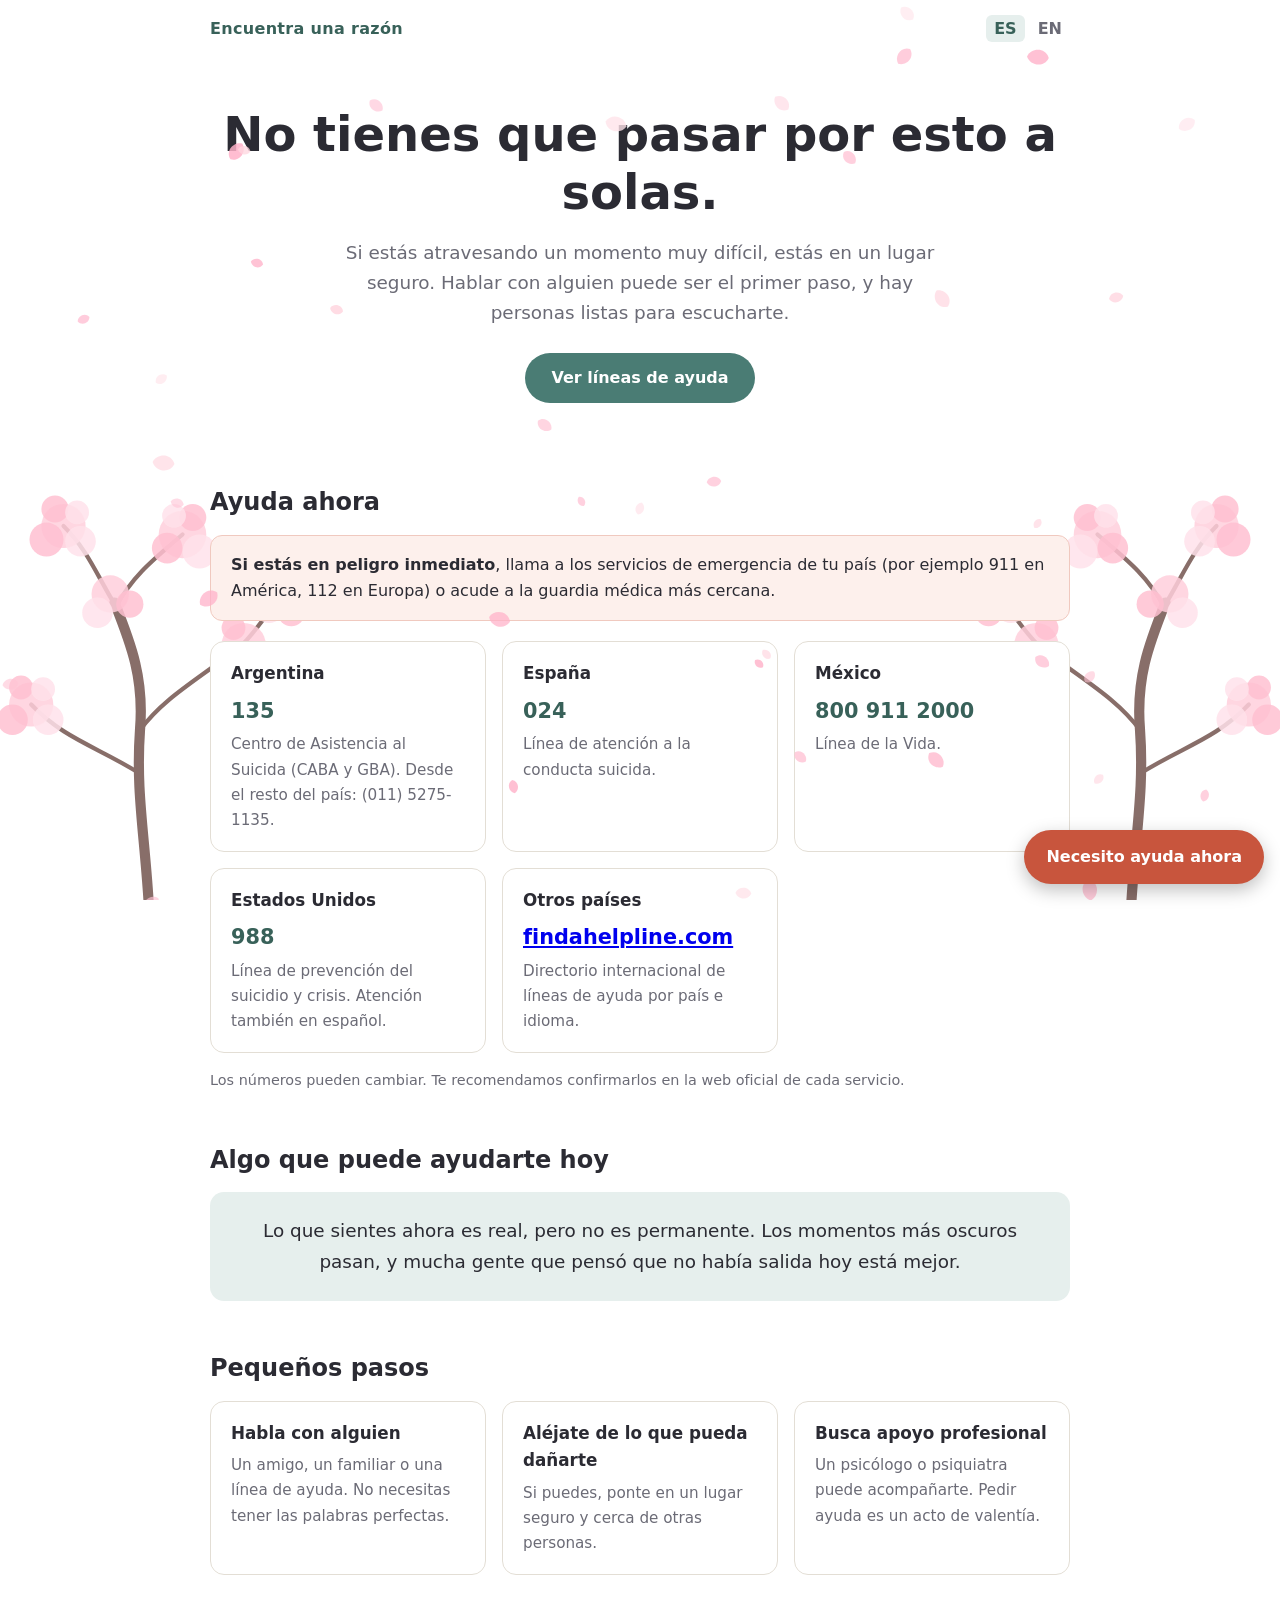
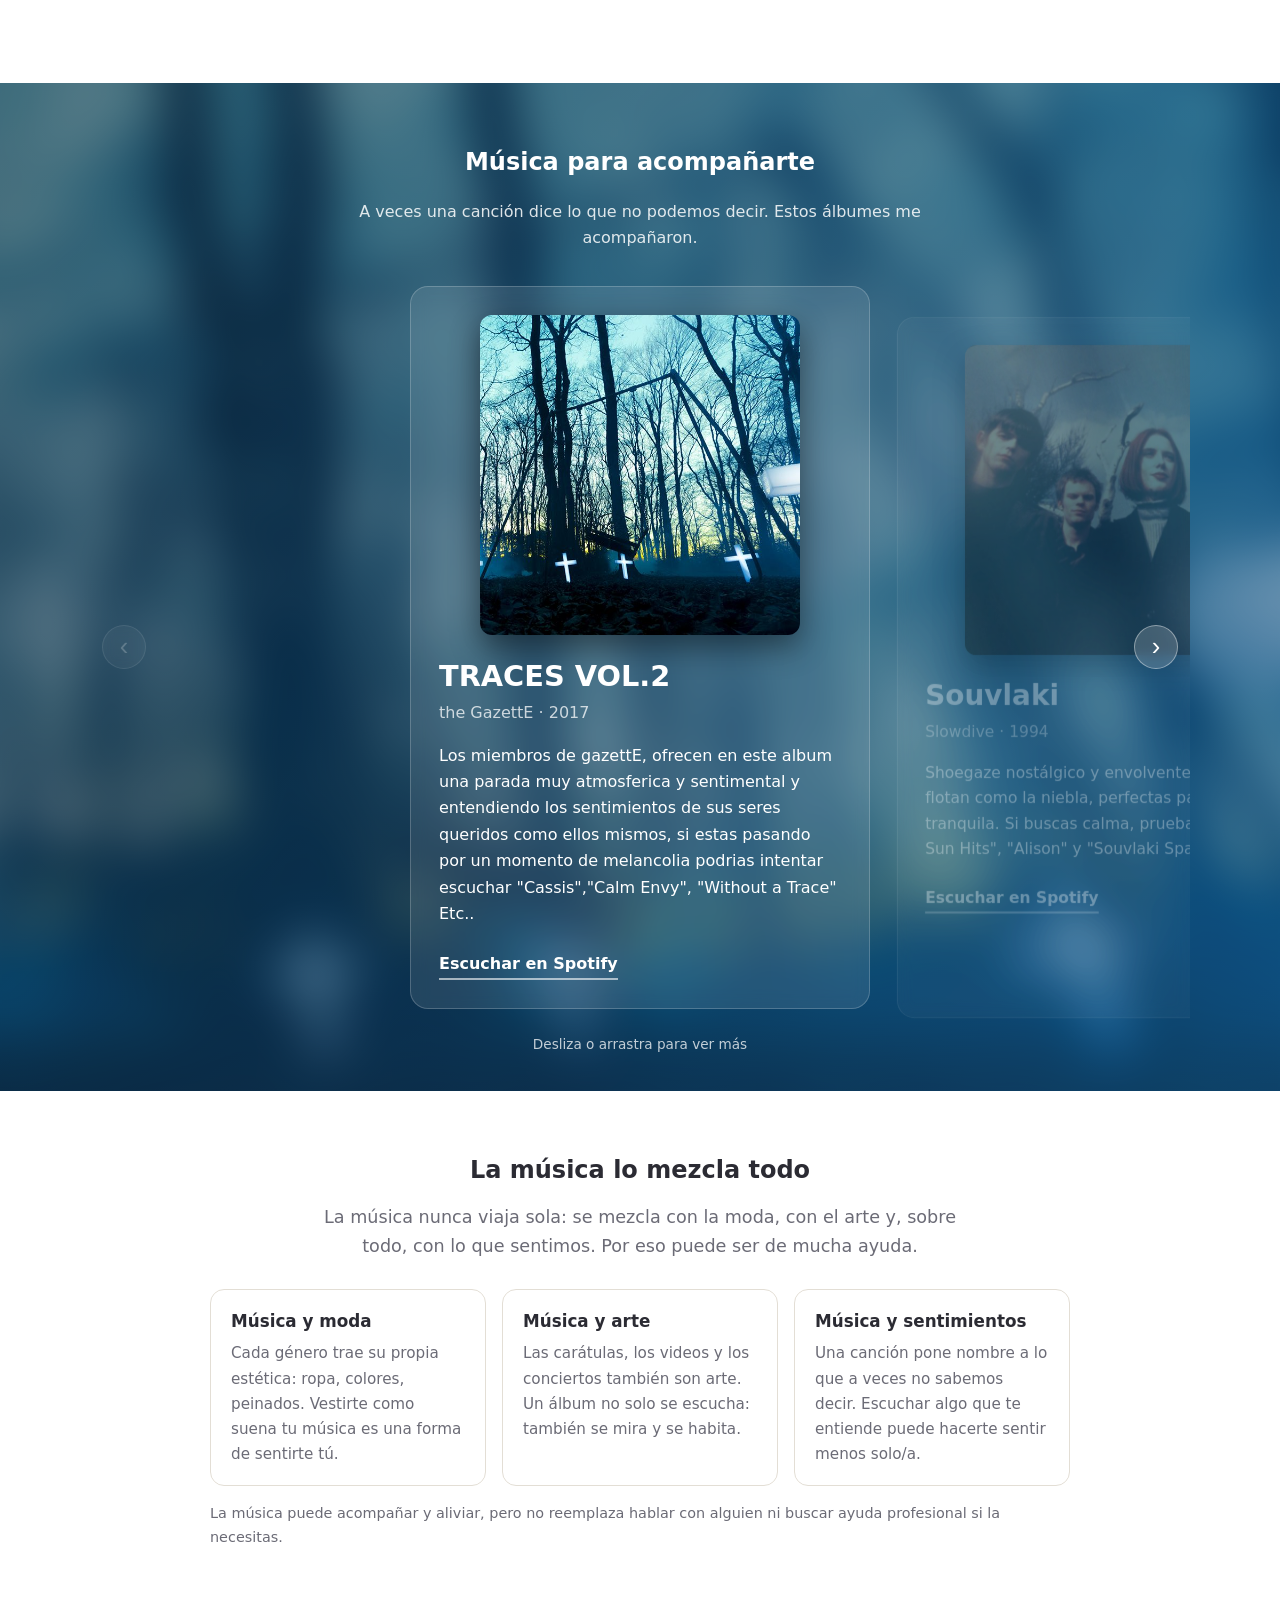
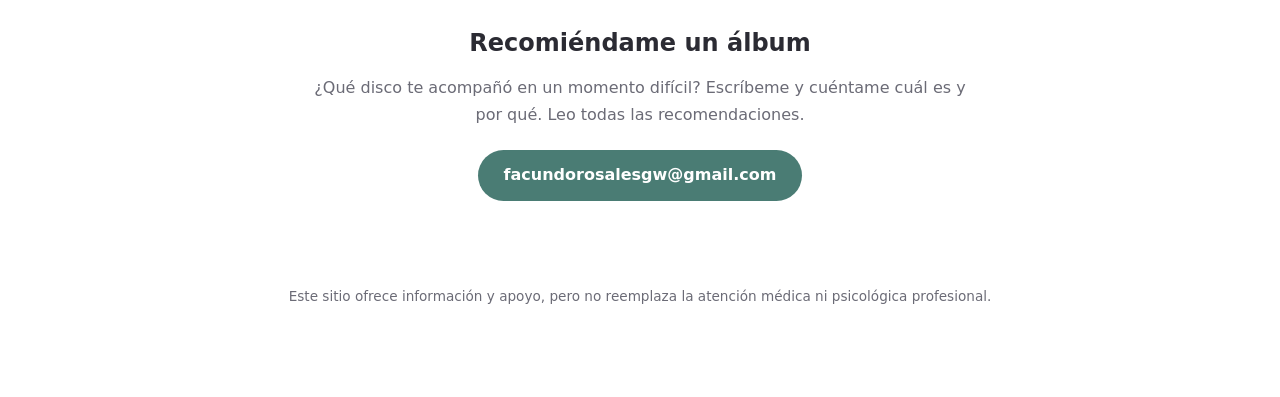
<file: index.html>
<!DOCTYPE html>
<html lang="es">
<head>
    <meta charset="UTF-8">
    <meta name="viewport" content="width=device-width, initial-scale=1.0">
    <title>Encuentra una razón | Apoyo en momentos difíciles</title>
    <meta name="description" content="Si estás pasando por un momento difícil, no estás solo/a. Encuentra líneas de ayuda, música y apoyo en tu país.">
    <link rel="alternate" hreflang="en" href="en.html">
    <link rel="alternate" hreflang="es" href="index.html">
    <link rel="stylesheet" href="style.css?v=3">
</head>
<body>

    <!-- Fondo: pétalos y árboles de sakura -->
    <canvas id="sakura" aria-hidden="true"></canvas>

    <svg width="0" height="0" style="position:absolute" aria-hidden="true">
        <defs>
            <g id="sakura-tree">
                <path class="trunk" d="M210 600 C205 520 195 470 200 400 C205 340 190 300 170 250"/>
                <path class="trunk thin" d="M200 400 C230 360 270 340 320 300"/>
                <path class="trunk thin" d="M198 450 C150 420 110 410 72 370"/>
                <path class="trunk thin" d="M172 255 C150 220 140 190 110 160"/>
                <path class="trunk thin" d="M172 255 C190 220 215 200 250 170"/>
                <path class="trunk thin" d="M320 300 C340 280 350 260 370 240"/>
                <g class="bloom">
                    <circle class="b1" cx="110" cy="160" r="26"/>
                    <circle class="b2" cx="90" cy="176" r="20"/>
                    <circle class="b3" cx="130" cy="178" r="18"/>
                    <circle class="b2" cx="100" cy="140" r="16"/>
                    <circle class="b3" cx="126" cy="144" r="14"/>

                    <circle class="b1" cx="250" cy="170" r="28"/>
                    <circle class="b3" cx="270" cy="190" r="20"/>
                    <circle class="b2" cx="232" cy="186" r="18"/>
                    <circle class="b2" cx="262" cy="150" r="16"/>
                    <circle class="b3" cx="240" cy="148" r="14"/>

                    <circle class="b1" cx="366" cy="240" r="24"/>
                    <circle class="b2" cx="378" cy="262" r="16"/>
                    <circle class="b3" cx="352" cy="256" r="18"/>
                    <circle class="b2" cx="374" cy="220" r="14"/>

                    <circle class="b1" cx="322" cy="300" r="26"/>
                    <circle class="b3" cx="300" cy="318" r="18"/>
                    <circle class="b2" cx="340" cy="320" r="18"/>
                    <circle class="b2" cx="310" cy="280" r="14"/>

                    <circle class="b1" cx="72" cy="370" r="26"/>
                    <circle class="b2" cx="50" cy="388" r="18"/>
                    <circle class="b3" cx="92" cy="388" r="18"/>
                    <circle class="b2" cx="60" cy="350" r="14"/>
                    <circle class="b3" cx="86" cy="352" r="14"/>

                    <circle class="b1" cx="165" cy="240" r="22"/>
                    <circle class="b3" cx="150" cy="262" r="18"/>
                    <circle class="b2" cx="188" cy="252" r="16"/>
                </g>
            </g>
        </defs>
    </svg>

    <svg class="tree tree-left" viewBox="0 0 400 600" aria-hidden="true"><g class="sway"><use href="#sakura-tree"/></g></svg>
    <svg class="tree tree-right" viewBox="0 0 400 600" aria-hidden="true"><g class="sway"><use href="#sakura-tree"/></g></svg>

    <header class="topbar">
        <span class="brand">Encuentra una razón</span>
        <nav class="lang" aria-label="Idioma">
            <a href="index.html" class="active" hreflang="es">ES</a>
            <a href="en.html" hreflang="en">EN</a>
        </nav>
    </header>

    <a href="#ayuda" class="help-fab">Necesito ayuda ahora</a>

    <section class="hero">
        <h1>No tienes que pasar por esto a solas.</h1>
        <p>Si estás atravesando un momento muy difícil, estás en un lugar seguro. Hablar con alguien puede ser el primer paso, y hay personas listas para escucharte.</p>
        <a href="#ayuda" class="btn">Ver líneas de ayuda</a>
    </section>

    <main>

        <section id="ayuda">
            <h2>Ayuda ahora</h2>
            <div class="emergency">
                <strong>Si estás en peligro inmediato</strong>, llama a los servicios de emergencia de tu país (por ejemplo 911 en América, 112 en Europa) o acude a la guardia médica más cercana.
            </div>

            <div class="grid">
                <div class="card">
                    <h3>Argentina</h3>
                    <div class="num">135</div>
                    <p>Centro de Asistencia al Suicida (CABA y GBA). Desde el resto del país: (011) 5275-1135.</p>
                </div>
                <div class="card">
                    <h3>España</h3>
                    <div class="num">024</div>
                    <p>Línea de atención a la conducta suicida.</p>
                </div>
                <div class="card">
                    <h3>México</h3>
                    <div class="num">800 911 2000</div>
                    <p>Línea de la Vida.</p>
                </div>
                <div class="card">
                    <h3>Estados Unidos</h3>
                    <div class="num">988</div>
                    <p>Línea de prevención del suicidio y crisis. Atención también en español.</p>
                </div>
                <div class="card">
                    <h3>Otros países</h3>
                    <div class="num"><a href="https://findahelpline.com" target="_blank" rel="noopener">findahelpline.com</a></div>
                    <p>Directorio internacional de líneas de ayuda por país e idioma.</p>
                </div>
            </div>

            <p class="note">Los números pueden cambiar. Te recomendamos confirmarlos en la web oficial de cada servicio.</p>
        </section>

        <section>
            <h2>Algo que puede ayudarte hoy</h2>
            <div class="quote">
                Lo que sientes ahora es real, pero no es permanente. Los momentos más oscuros pasan, y mucha gente que pensó que no había salida hoy está mejor.
            </div>
        </section>

        <section>
            <h2>Pequeños pasos</h2>
            <div class="grid">
                <div class="card">
                    <h3>Habla con alguien</h3>
                    <p>Un amigo, un familiar o una línea de ayuda. No necesitas tener las palabras perfectas.</p>
                </div>
                <div class="card">
                    <h3>Aléjate de lo que pueda dañarte</h3>
                    <p>Si puedes, ponte en un lugar seguro y cerca de otras personas.</p>
                </div>
                <div class="card">
                    <h3>Busca apoyo profesional</h3>
                    <p>Un psicólogo o psiquiatra puede acompañarte. Pedir ayuda es un acto de valentía.</p>
                </div>
            </div>
        </section>

    </main>

    <!-- ===== MÚSICA ===== -->
    <section class="showcase music" id="musica">
        <div class="bg-img" aria-hidden="true"></div>
        <div class="bg-img" aria-hidden="true"></div>

        <div class="showcase-head">
            <h2>Música para acompañarte</h2>
            <p>A veces una canción dice lo que no podemos decir. Estos álbumes me acompañaron.</p>
        </div>

        <div class="carousel">
            <button class="arrow prev" type="button" aria-label="Anterior">&#8249;</button>
            <div class="track" tabindex="0" aria-label="Álbumes recomendados">

                <article class="slide" data-c1="#0b2238" data-c2="#1b6ca8" data-bg="traces.jpg?v=3">
                    <div class="album-card">
                        <img class="cover" src="traces.jpg?v=3" alt="Carátula del álbum TRACES VOL.2 de the GazettE" draggable="false" loading="lazy" onerror="this.style.display='none'">
                        <h3>TRACES VOL.2</h3>
                        <span>the GazettE · 2017</span>
                        <p>Los miembros de gazettE, ofrecen en este album una parada muy atmosferica y sentimental y entendiendo los sentimientos de sus seres queridos como ellos mismos, si estas pasando por un momento de melancolia podrias intentar escuchar "Cassis","Calm Envy", "Without a Trace" Etc.. </p>
                        <a href="https://open.spotify.com/search/TRACES%20VOL.2%20the%20GazettE" target="_blank" rel="noopener">Escuchar en Spotify</a>
                    </div>
                </article>

                <article class="slide" data-c1="#2a1f33" data-c2="#b98aa8" data-bg="souvlaki.jpg?v=3">
                    <div class="album-card">
                        <img class="cover" src="souvlaki.jpg?v=3" alt="Carátula del álbum Souvlaki de Slowdive" draggable="false" loading="lazy" onerror="this.style.display='none'">
                        <h3>Souvlaki</h3>
                        <span>Slowdive · 1994</span>
                        <p>Shoegaze nostálgico y envolvente: guitarras que flotan como la niebla, perfectas para una noche tranquila. Si buscas calma, prueba "When the Sun Hits", "Alison" y "Souvlaki Space Station".</p>
                        <a href="https://open.spotify.com/search/Souvlaki%20Slowdive" target="_blank" rel="noopener">Escuchar en Spotify</a>
                    </div>
                </article>

                <article class="slide" data-c1="#3b2a10" data-c2="#d09a3c">
                    <div class="album-card">
                        <h3>¿Tienes un álbum para recomendar?</h3>
                        <span>Tu recomendación</span>
                        <p>Si hay un disco que te acompañó en un momento difícil, cuéntamelo y puede aparecer aquí para ayudar a alguien más.</p>
                        <a href="#contacto">Escríbeme</a>
                    </div>
                </article>

            </div>
            <button class="arrow next" type="button" aria-label="Siguiente">&#8250;</button>
        </div>
        <p class="hint">Desliza o arrastra para ver más</p>
    </section>

    <!-- ===== LA MÚSICA Y TODO LO DEMÁS ===== -->
    <section class="about" id="porque-musica">
        <h2>La música lo mezcla todo</h2>
        <p class="about-intro">La música nunca viaja sola: se mezcla con la moda, con el arte y, sobre todo, con lo que sentimos. Por eso puede ser de mucha ayuda.</p>

        <div class="grid">
            <div class="card">
                <h3>Música y moda</h3>
                <p>Cada género trae su propia estética: ropa, colores, peinados. Vestirte como suena tu música es una forma de sentirte tú.</p>
            </div>
            <div class="card">
                <h3>Música y arte</h3>
                <p>Las carátulas, los videos y los conciertos también son arte. Un álbum no solo se escucha: también se mira y se habita.</p>
            </div>
            <div class="card">
                <h3>Música y sentimientos</h3>
                <p>Una canción pone nombre a lo que a veces no sabemos decir. Escuchar algo que te entiende puede hacerte sentir menos solo/a.</p>
            </div>
        </div>

        <p class="note">La música puede acompañar y aliviar, pero no reemplaza hablar con alguien ni buscar ayuda profesional si la necesitas.</p>
    </section>

    <!-- ===== CONTACTO ===== -->
    <section class="contact" id="contacto">
        <h2>Recomiéndame un álbum</h2>
        <p>¿Qué disco te acompañó en un momento difícil? Escríbeme y cuéntame cuál es y por qué. Leo todas las recomendaciones.</p>
        <a class="btn" href="mailto:facundorosalesgw@gmail.com?subject=Recomendaci%C3%B3n%20de%20%C3%A1lbum">facundorosalesgw@gmail.com</a>
    </section>

    <footer>
        Este sitio ofrece información y apoyo, pero no reemplaza la atención médica ni psicológica profesional.
    </footer>

    <script>
    /* ---------- Pétalos de sakura ---------- */
    (function () {
      var canvas = document.getElementById('sakura');
      if (!canvas) return;
      if (window.matchMedia('(prefers-reduced-motion: reduce)').matches) {
        canvas.style.display = 'none';
        return;
      }
      var ctx = canvas.getContext('2d');
      var colors = ['#ffd6e0', '#ffc2d4', '#ffb0c8', '#ffe3ea'];
      var w = 0, h = 0, petals = [];

      function newPetal(randomY) {
        return {
          x: Math.random() * w,
          y: randomY ? Math.random() * h : -20,
          size: 5 + Math.random() * 6,
          speed: 0.4 + Math.random() * 0.9,
          sway: 0.3 + Math.random() * 0.9,
          phase: Math.random() * Math.PI * 2,
          rot: Math.random() * Math.PI * 2,
          rotSpeed: (Math.random() - 0.5) * 0.03,
          alpha: 0.55 + Math.random() * 0.35,
          color: colors[Math.floor(Math.random() * colors.length)]
        };
      }

      function resize() {
        var dpr = window.devicePixelRatio || 1;
        w = window.innerWidth;
        h = window.innerHeight;
        canvas.width = w * dpr;
        canvas.height = h * dpr;
        canvas.style.width = w + 'px';
        canvas.style.height = h + 'px';
        ctx.setTransform(dpr, 0, 0, dpr, 0, 0);
        var count = Math.round(Math.min(45, Math.max(16, w / 32)));
        while (petals.length < count) petals.push(newPetal(true));
        petals.length = count;
      }

      function draw() {
        ctx.clearRect(0, 0, w, h);
        petals.forEach(function (p) {
          p.y += p.speed;
          p.phase += 0.012;
          p.x += Math.sin(p.phase) * p.sway + 0.25;
          p.rot += p.rotSpeed;
          if (p.y > h + 20) { p.y = -20; p.x = Math.random() * w; }
          if (p.x > w + 30) p.x = -20;
          if (p.x < -30) p.x = w + 20;

          var s = p.size;
          ctx.save();
          ctx.translate(p.x, p.y);
          ctx.rotate(p.rot);
          ctx.globalAlpha = p.alpha;
          ctx.fillStyle = p.color;
          ctx.beginPath();
          ctx.moveTo(0, -s);
          ctx.bezierCurveTo(s, -s * 0.6, s * 0.8, s * 0.7, 0, s);
          ctx.bezierCurveTo(-s * 0.8, s * 0.7, -s, -s * 0.6, 0, -s);
          ctx.fill();
          ctx.restore();
        });
        requestAnimationFrame(draw);
      }

      window.addEventListener('resize', resize);
      resize();
      draw();
    })();

    /* ---------- Carrusel de música ---------- */
    document.querySelectorAll('.showcase').forEach(function (section) {
      var track = section.querySelector('.track');
      var slides = Array.prototype.slice.call(section.querySelectorAll('.slide'));
      var layers = Array.prototype.slice.call(section.querySelectorAll('.bg-img'));
      var prev = section.querySelector('.prev');
      var next = section.querySelector('.next');
      if (!track || !slides.length) return;

      var current = null;
      var ticking = false;
      var layerIndex = 0;

      function nearest() {
        var center = track.scrollLeft + track.clientWidth / 2;
        var best = slides[0], bestDist = Infinity;
        slides.forEach(function (s) {
          var d = Math.abs(s.offsetLeft + s.offsetWidth / 2 - center);
          if (d < bestDist) { bestDist = d; best = s; }
        });
        return best;
      }

      /* Fondo difuminado del álbum, con fundido entre uno y otro */
      function setBackground(src) {
        if (!layers.length) return;
        if (!src) {
          layers.forEach(function (l) { l.classList.remove('on'); });
          return;
        }
        var incoming = layers[layerIndex % layers.length];
        var outgoing = layers[(layerIndex + 1) % layers.length];
        incoming.style.backgroundImage = "url('" + src + "')";
        incoming.classList.add('on');
        outgoing.classList.remove('on');
        layerIndex++;
      }

      function setActive(slide) {
        section.style.setProperty('--c1', slide.dataset.c1);
        section.style.setProperty('--c2', slide.dataset.c2);
        slides.forEach(function (s) { s.classList.toggle('active', s === slide); });
        setBackground(slide.dataset.bg);
      }

      function update() {
        var best = nearest();
        if (best !== current) { current = best; setActive(best); }
        prev.disabled = track.scrollLeft < 8;
        next.disabled = track.scrollLeft + track.clientWidth >= track.scrollWidth - 8;
      }

      function step() {
        var gap = parseFloat(getComputedStyle(track).columnGap) || 0;
        return slides[0].getBoundingClientRect().width + gap;
      }

      track.addEventListener('scroll', function () {
        if (ticking) return;
        ticking = true;
        requestAnimationFrame(function () { ticking = false; update(); });
      });
      window.addEventListener('resize', update);

      prev.addEventListener('click', function () { track.scrollBy({ left: -step(), behavior: 'smooth' }); });
      next.addEventListener('click', function () { track.scrollBy({ left: step(), behavior: 'smooth' }); });

      /* Arrastrar con el mouse */
      var down = false, moved = false, startX = 0, startScroll = 0;

      track.addEventListener('pointerdown', function (e) {
        if (e.pointerType !== 'mouse' || e.button !== 0) return;
        down = true;
        moved = false;
        startX = e.clientX;
        startScroll = track.scrollLeft;
      });

      window.addEventListener('pointermove', function (e) {
        if (!down) return;
        var dx = e.clientX - startX;
        if (!moved && Math.abs(dx) > 5) {
          moved = true;
          track.classList.add('dragging');
        }
        if (moved) track.scrollLeft = startScroll - dx;
      });

      window.addEventListener('pointerup', function () {
        if (!down) return;
        down = false;
        if (moved) {
          track.classList.remove('dragging');
          var best = nearest();
          track.scrollTo({
            left: best.offsetLeft + best.offsetWidth / 2 - track.clientWidth / 2,
            behavior: 'smooth'
          });
        }
      });

      track.addEventListener('click', function (e) {
        if (moved) { e.preventDefault(); e.stopPropagation(); moved = false; }
      }, true);

      track.addEventListener('dragstart', function (e) { e.preventDefault(); });

      update();
    });
    </script>

</body>
</html>
</file>
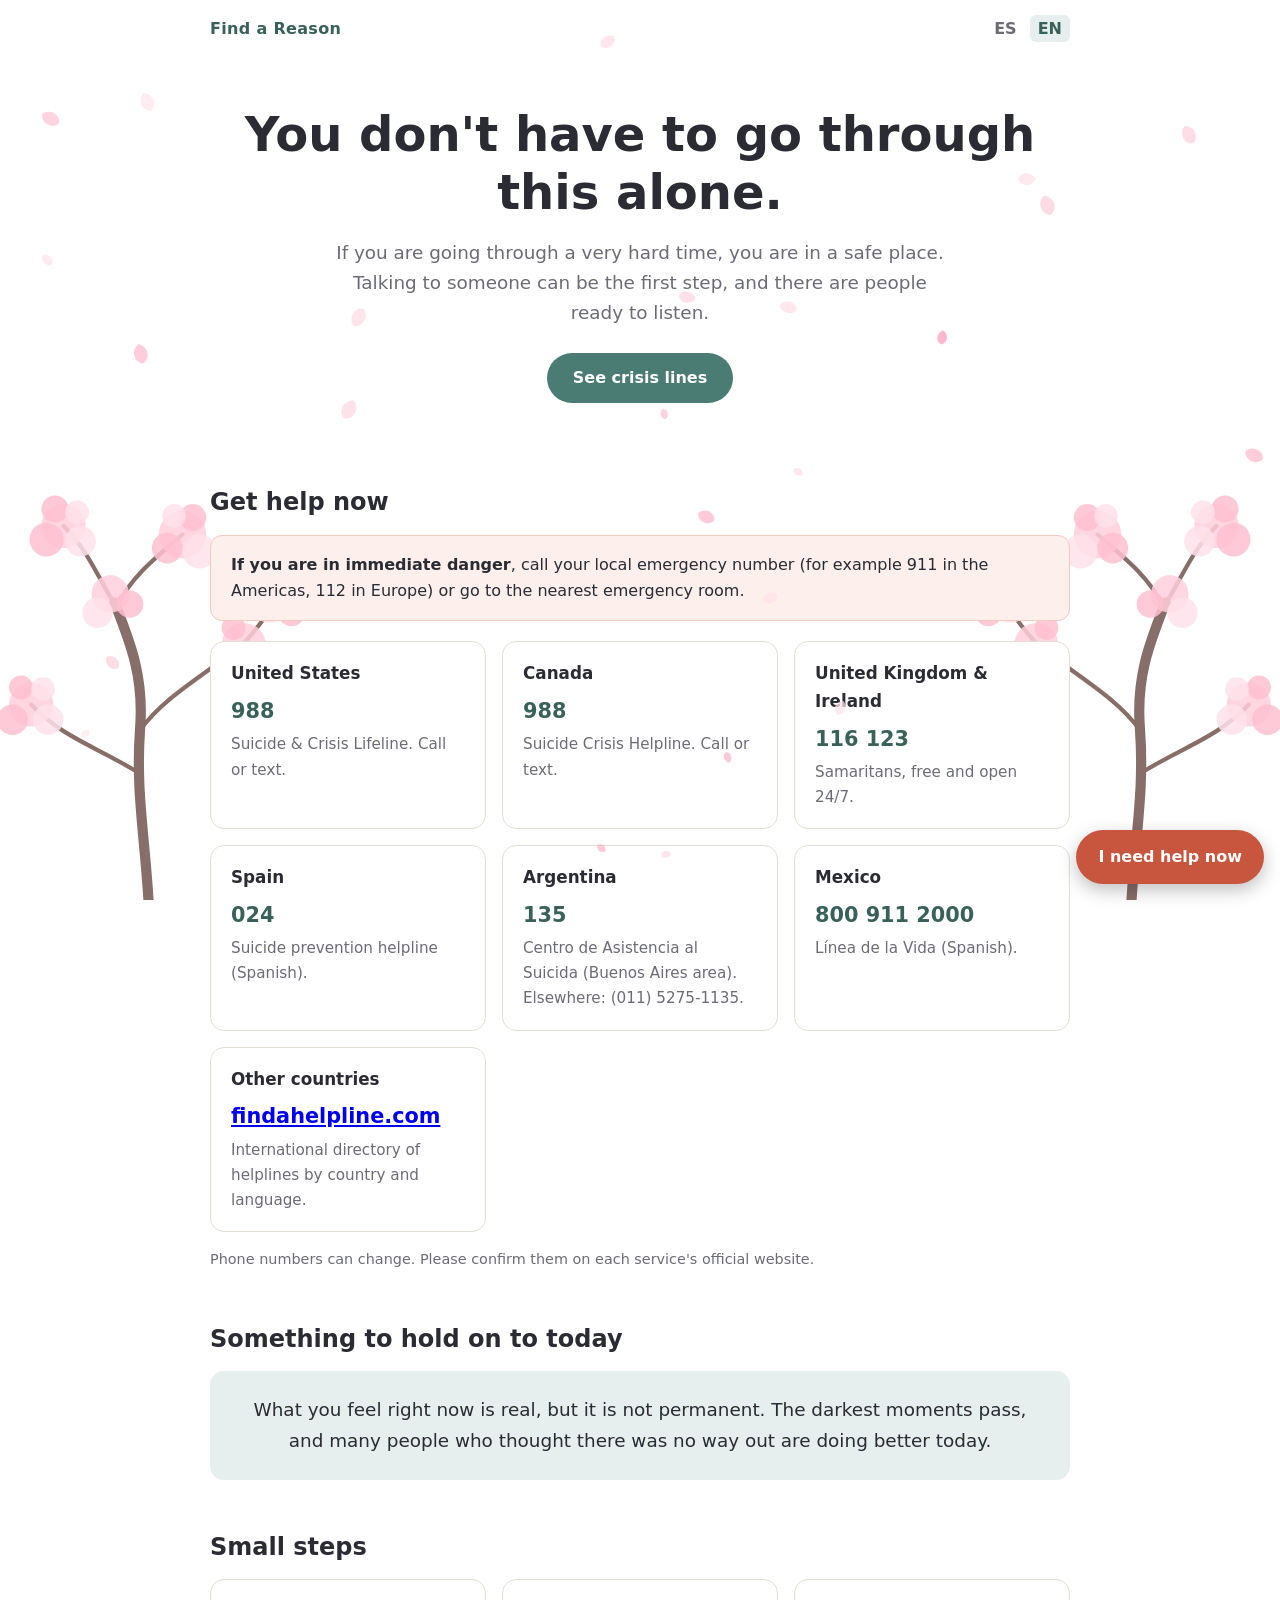
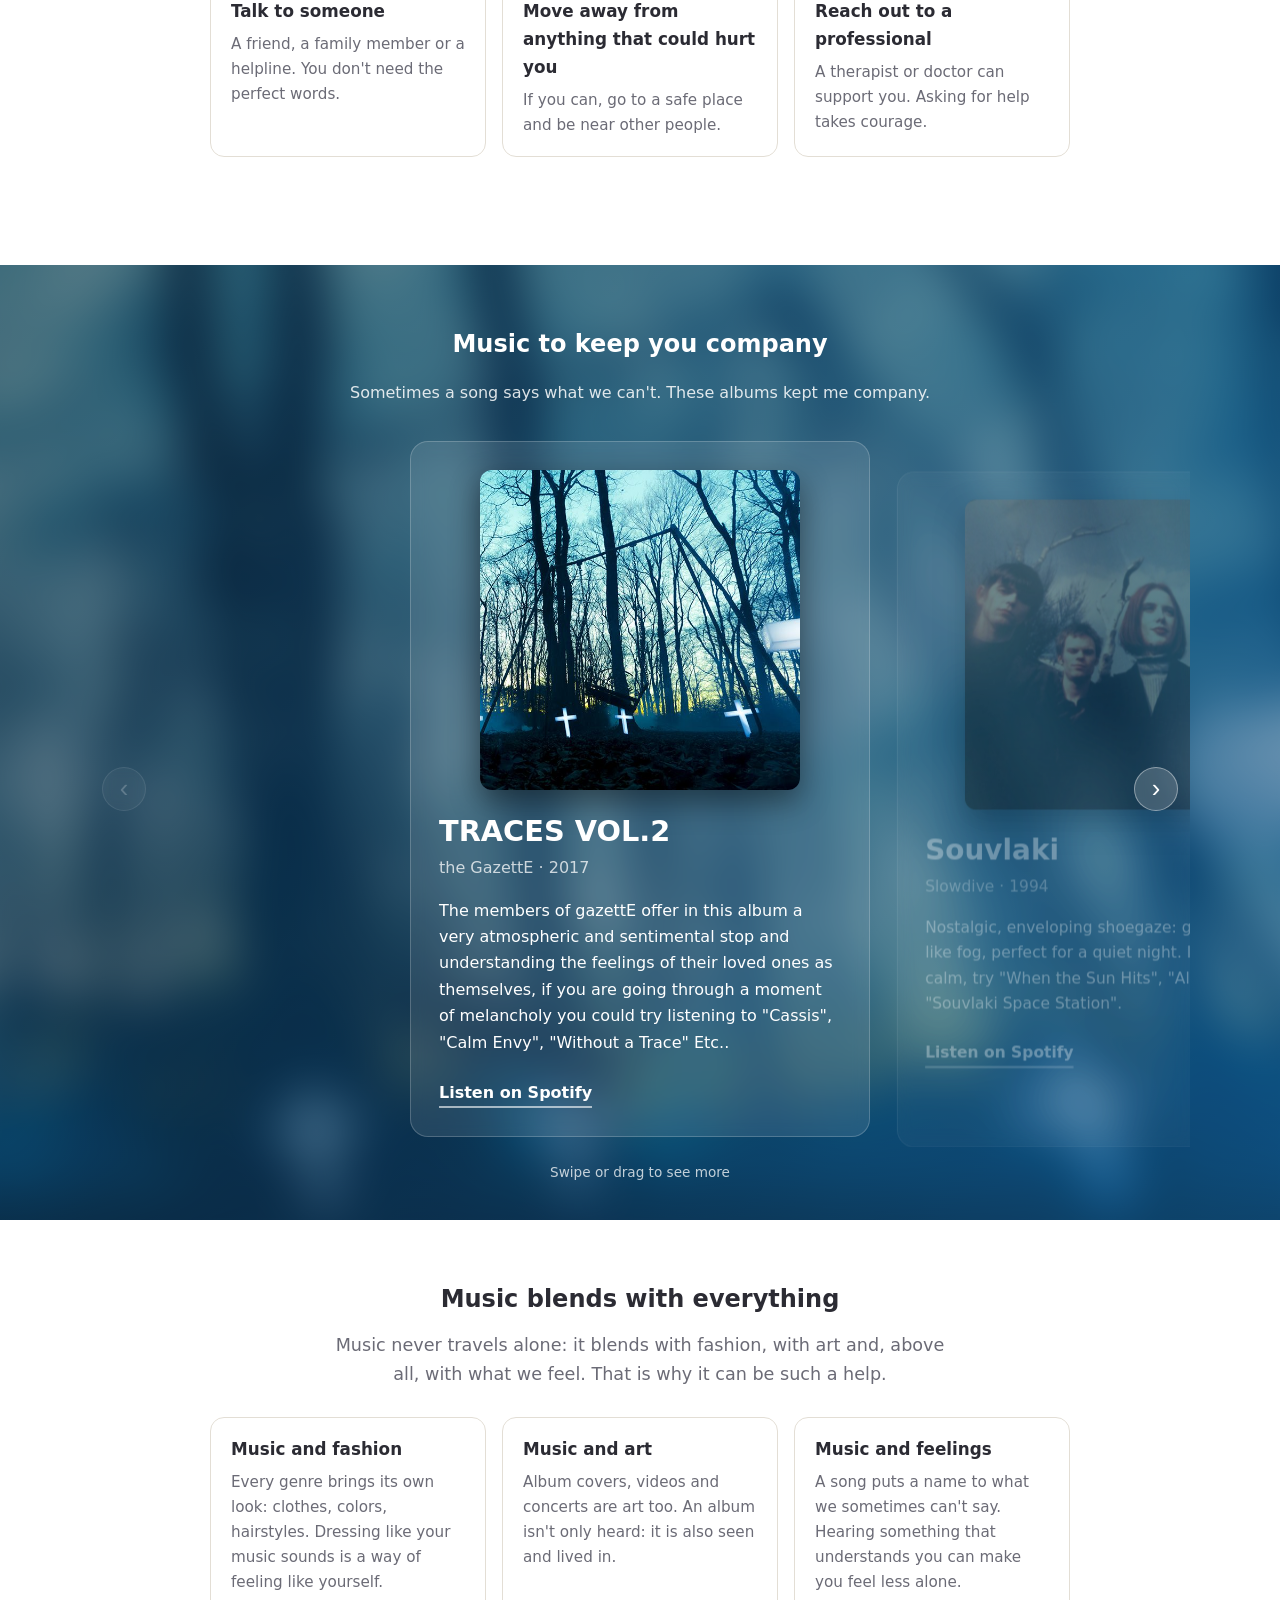
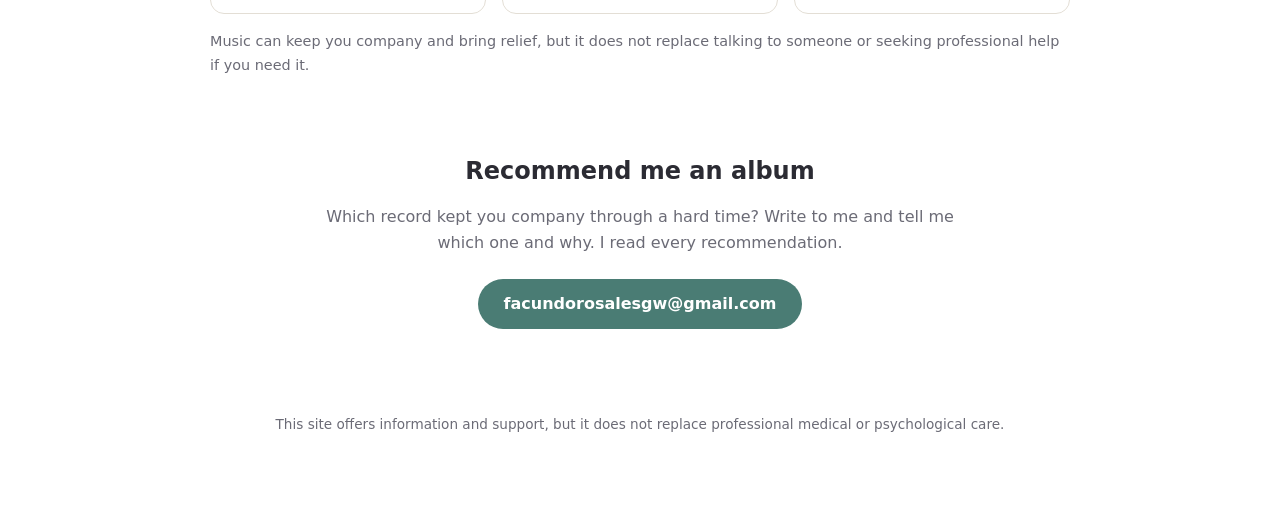
<file: en.html>
<!DOCTYPE html>
<html lang="en">
<head>
    <meta charset="UTF-8">
    <meta name="viewport" content="width=device-width, initial-scale=1.0">
    <title>Find a Reason | Support in difficult moments</title>
    <meta name="description" content="If you are going through a hard time, you are not alone. Find crisis lines, music and support in your country.">
    <link rel="alternate" hreflang="es" href="index.html">
    <link rel="alternate" hreflang="en" href="en.html">
    <link rel="stylesheet" href="style.css?v=3">
</head>
<body>

    <!-- Background: petals and sakura trees -->
    <canvas id="sakura" aria-hidden="true"></canvas>

    <svg width="0" height="0" style="position:absolute" aria-hidden="true">
        <defs>
            <g id="sakura-tree">
                <path class="trunk" d="M210 600 C205 520 195 470 200 400 C205 340 190 300 170 250"/>
                <path class="trunk thin" d="M200 400 C230 360 270 340 320 300"/>
                <path class="trunk thin" d="M198 450 C150 420 110 410 72 370"/>
                <path class="trunk thin" d="M172 255 C150 220 140 190 110 160"/>
                <path class="trunk thin" d="M172 255 C190 220 215 200 250 170"/>
                <path class="trunk thin" d="M320 300 C340 280 350 260 370 240"/>
                <g class="bloom">
                    <circle class="b1" cx="110" cy="160" r="26"/>
                    <circle class="b2" cx="90" cy="176" r="20"/>
                    <circle class="b3" cx="130" cy="178" r="18"/>
                    <circle class="b2" cx="100" cy="140" r="16"/>
                    <circle class="b3" cx="126" cy="144" r="14"/>

                    <circle class="b1" cx="250" cy="170" r="28"/>
                    <circle class="b3" cx="270" cy="190" r="20"/>
                    <circle class="b2" cx="232" cy="186" r="18"/>
                    <circle class="b2" cx="262" cy="150" r="16"/>
                    <circle class="b3" cx="240" cy="148" r="14"/>

                    <circle class="b1" cx="366" cy="240" r="24"/>
                    <circle class="b2" cx="378" cy="262" r="16"/>
                    <circle class="b3" cx="352" cy="256" r="18"/>
                    <circle class="b2" cx="374" cy="220" r="14"/>

                    <circle class="b1" cx="322" cy="300" r="26"/>
                    <circle class="b3" cx="300" cy="318" r="18"/>
                    <circle class="b2" cx="340" cy="320" r="18"/>
                    <circle class="b2" cx="310" cy="280" r="14"/>

                    <circle class="b1" cx="72" cy="370" r="26"/>
                    <circle class="b2" cx="50" cy="388" r="18"/>
                    <circle class="b3" cx="92" cy="388" r="18"/>
                    <circle class="b2" cx="60" cy="350" r="14"/>
                    <circle class="b3" cx="86" cy="352" r="14"/>

                    <circle class="b1" cx="165" cy="240" r="22"/>
                    <circle class="b3" cx="150" cy="262" r="18"/>
                    <circle class="b2" cx="188" cy="252" r="16"/>
                </g>
            </g>
        </defs>
    </svg>

    <svg class="tree tree-left" viewBox="0 0 400 600" aria-hidden="true"><g class="sway"><use href="#sakura-tree"/></g></svg>
    <svg class="tree tree-right" viewBox="0 0 400 600" aria-hidden="true"><g class="sway"><use href="#sakura-tree"/></g></svg>

    <header class="topbar">
        <span class="brand">Find a Reason</span>
        <nav class="lang" aria-label="Language">
            <a href="index.html" hreflang="es">ES</a>
            <a href="en.html" class="active" hreflang="en">EN</a>
        </nav>
    </header>

    <a href="#help" class="help-fab">I need help now</a>

    <section class="hero">
        <h1>You don't have to go through this alone.</h1>
        <p>If you are going through a very hard time, you are in a safe place. Talking to someone can be the first step, and there are people ready to listen.</p>
        <a href="#help" class="btn">See crisis lines</a>
    </section>

    <main>

        <section id="help">
            <h2>Get help now</h2>
            <div class="emergency">
                <strong>If you are in immediate danger</strong>, call your local emergency number (for example 911 in the Americas, 112 in Europe) or go to the nearest emergency room.
            </div>

            <div class="grid">
                <div class="card">
                    <h3>United States</h3>
                    <div class="num">988</div>
                    <p>Suicide &amp; Crisis Lifeline. Call or text.</p>
                </div>
                <div class="card">
                    <h3>Canada</h3>
                    <div class="num">988</div>
                    <p>Suicide Crisis Helpline. Call or text.</p>
                </div>
                <div class="card">
                    <h3>United Kingdom &amp; Ireland</h3>
                    <div class="num">116 123</div>
                    <p>Samaritans, free and open 24/7.</p>
                </div>
                <div class="card">
                    <h3>Spain</h3>
                    <div class="num">024</div>
                    <p>Suicide prevention helpline (Spanish).</p>
                </div>
                <div class="card">
                    <h3>Argentina</h3>
                    <div class="num">135</div>
                    <p>Centro de Asistencia al Suicida (Buenos Aires area). Elsewhere: (011) 5275-1135.</p>
                </div>
                <div class="card">
                    <h3>Mexico</h3>
                    <div class="num">800 911 2000</div>
                    <p>Línea de la Vida (Spanish).</p>
                </div>
                <div class="card">
                    <h3>Other countries</h3>
                    <div class="num"><a href="https://findahelpline.com" target="_blank" rel="noopener">findahelpline.com</a></div>
                    <p>International directory of helplines by country and language.</p>
                </div>
            </div>

            <p class="note">Phone numbers can change. Please confirm them on each service's official website.</p>
        </section>

        <section>
            <h2>Something to hold on to today</h2>
            <div class="quote">
                What you feel right now is real, but it is not permanent. The darkest moments pass, and many people who thought there was no way out are doing better today.
            </div>
        </section>

        <section>
            <h2>Small steps</h2>
            <div class="grid">
                <div class="card">
                    <h3>Talk to someone</h3>
                    <p>A friend, a family member or a helpline. You don't need the perfect words.</p>
                </div>
                <div class="card">
                    <h3>Move away from anything that could hurt you</h3>
                    <p>If you can, go to a safe place and be near other people.</p>
                </div>
                <div class="card">
                    <h3>Reach out to a professional</h3>
                    <p>A therapist or doctor can support you. Asking for help takes courage.</p>
                </div>
            </div>
        </section>

    </main>

    <!-- ===== MUSIC ===== -->
    <section class="showcase music" id="music">
        <div class="bg-img" aria-hidden="true"></div>
        <div class="bg-img" aria-hidden="true"></div>

        <div class="showcase-head">
            <h2>Music to keep you company</h2>
            <p>Sometimes a song says what we can't. These albums kept me company.</p>
        </div>

        <div class="carousel">
            <button class="arrow prev" type="button" aria-label="Previous">&#8249;</button>
            <div class="track" tabindex="0" aria-label="Recommended albums">

                <article class="slide" data-c1="#0b2238" data-c2="#1b6ca8" data-bg="traces.jpg?v=3">
                    <div class="album-card">
                        <img class="cover" src="traces.jpg?v=3" alt="Album cover of TRACES VOL.2 by the GazettE" draggable="false" loading="lazy" onerror="this.style.display='none'">
                        <h3>TRACES VOL.2</h3>
                        <span>the GazettE · 2017</span>
                        <p>The members of gazettE offer in this album a very atmospheric and sentimental stop and understanding the feelings of their loved ones as themselves, if you are going through a moment of melancholy you could try listening to "Cassis", "Calm Envy", "Without a Trace" Etc..</p>
                        <a href="https://open.spotify.com/search/TRACES%20VOL.2%20the%20GazettE" target="_blank" rel="noopener">Listen on Spotify</a>
                    </div>
                </article>

                <article class="slide" data-c1="#2a1f33" data-c2="#b98aa8" data-bg="souvlaki.jpg?v=3">
                    <div class="album-card">
                        <img class="cover" src="souvlaki.jpg?v=3" alt="Album cover of Souvlaki by Slowdive" draggable="false" loading="lazy" onerror="this.style.display='none'">
                        <h3>Souvlaki</h3>
                        <span>Slowdive · 1994</span>
                        <p>Nostalgic, enveloping shoegaze: guitars that float like fog, perfect for a quiet night. If you need calm, try "When the Sun Hits", "Alison" and "Souvlaki Space Station".</p>
                        <a href="https://open.spotify.com/search/Souvlaki%20Slowdive" target="_blank" rel="noopener">Listen on Spotify</a>
                    </div>
                </article>

                <article class="slide" data-c1="#3b2a10" data-c2="#d09a3c">
                    <div class="album-card">
                        <h3>Got an album to recommend?</h3>
                        <span>Your recommendation</span>
                        <p>If there is a record that kept you company through a hard time, tell me about it and it might show up here to help someone else.</p>
                        <a href="#contact">Write to me</a>
                    </div>
                </article>

            </div>
            <button class="arrow next" type="button" aria-label="Next">&#8250;</button>
        </div>
        <p class="hint">Swipe or drag to see more</p>
    </section>

    <!-- ===== MUSIC AND EVERYTHING ELSE ===== -->
    <section class="about" id="why-music">
        <h2>Music blends with everything</h2>
        <p class="about-intro">Music never travels alone: it blends with fashion, with art and, above all, with what we feel. That is why it can be such a help.</p>

        <div class="grid">
            <div class="card">
                <h3>Music and fashion</h3>
                <p>Every genre brings its own look: clothes, colors, hairstyles. Dressing like your music sounds is a way of feeling like yourself.</p>
            </div>
            <div class="card">
                <h3>Music and art</h3>
                <p>Album covers, videos and concerts are art too. An album isn't only heard: it is also seen and lived in.</p>
            </div>
            <div class="card">
                <h3>Music and feelings</h3>
                <p>A song puts a name to what we sometimes can't say. Hearing something that understands you can make you feel less alone.</p>
            </div>
        </div>

        <p class="note">Music can keep you company and bring relief, but it does not replace talking to someone or seeking professional help if you need it.</p>
    </section>

    <!-- ===== CONTACT ===== -->
    <section class="contact" id="contact">
        <h2>Recommend me an album</h2>
        <p>Which record kept you company through a hard time? Write to me and tell me which one and why. I read every recommendation.</p>
        <a class="btn" href="mailto:facundorosalesgw@gmail.com?subject=Album%20recommendation">facundorosalesgw@gmail.com</a>
    </section>

    <footer>
        This site offers information and support, but it does not replace professional medical or psychological care.
    </footer>

    <script>
    /* ---------- Sakura petals ---------- */
    (function () {
      var canvas = document.getElementById('sakura');
      if (!canvas) return;
      if (window.matchMedia('(prefers-reduced-motion: reduce)').matches) {
        canvas.style.display = 'none';
        return;
      }
      var ctx = canvas.getContext('2d');
      var colors = ['#ffd6e0', '#ffc2d4', '#ffb0c8', '#ffe3ea'];
      var w = 0, h = 0, petals = [];

      function newPetal(randomY) {
        return {
          x: Math.random() * w,
          y: randomY ? Math.random() * h : -20,
          size: 5 + Math.random() * 6,
          speed: 0.4 + Math.random() * 0.9,
          sway: 0.3 + Math.random() * 0.9,
          phase: Math.random() * Math.PI * 2,
          rot: Math.random() * Math.PI * 2,
          rotSpeed: (Math.random() - 0.5) * 0.03,
          alpha: 0.55 + Math.random() * 0.35,
          color: colors[Math.floor(Math.random() * colors.length)]
        };
      }

      function resize() {
        var dpr = window.devicePixelRatio || 1;
        w = window.innerWidth;
        h = window.innerHeight;
        canvas.width = w * dpr;
        canvas.height = h * dpr;
        canvas.style.width = w + 'px';
        canvas.style.height = h + 'px';
        ctx.setTransform(dpr, 0, 0, dpr, 0, 0);
        var count = Math.round(Math.min(45, Math.max(16, w / 32)));
        while (petals.length < count) petals.push(newPetal(true));
        petals.length = count;
      }

      function draw() {
        ctx.clearRect(0, 0, w, h);
        petals.forEach(function (p) {
          p.y += p.speed;
          p.phase += 0.012;
          p.x += Math.sin(p.phase) * p.sway + 0.25;
          p.rot += p.rotSpeed;
          if (p.y > h + 20) { p.y = -20; p.x = Math.random() * w; }
          if (p.x > w + 30) p.x = -20;
          if (p.x < -30) p.x = w + 20;

          var s = p.size;
          ctx.save();
          ctx.translate(p.x, p.y);
          ctx.rotate(p.rot);
          ctx.globalAlpha = p.alpha;
          ctx.fillStyle = p.color;
          ctx.beginPath();
          ctx.moveTo(0, -s);
          ctx.bezierCurveTo(s, -s * 0.6, s * 0.8, s * 0.7, 0, s);
          ctx.bezierCurveTo(-s * 0.8, s * 0.7, -s, -s * 0.6, 0, -s);
          ctx.fill();
          ctx.restore();
        });
        requestAnimationFrame(draw);
      }

      window.addEventListener('resize', resize);
      resize();
      draw();
    })();

    /* ---------- Music carousel ---------- */
    document.querySelectorAll('.showcase').forEach(function (section) {
      var track = section.querySelector('.track');
      var slides = Array.prototype.slice.call(section.querySelectorAll('.slide'));
      var layers = Array.prototype.slice.call(section.querySelectorAll('.bg-img'));
      var prev = section.querySelector('.prev');
      var next = section.querySelector('.next');
      if (!track || !slides.length) return;

      var current = null;
      var ticking = false;
      var layerIndex = 0;

      function nearest() {
        var center = track.scrollLeft + track.clientWidth / 2;
        var best = slides[0], bestDist = Infinity;
        slides.forEach(function (s) {
          var d = Math.abs(s.offsetLeft + s.offsetWidth / 2 - center);
          if (d < bestDist) { bestDist = d; best = s; }
        });
        return best;
      }

      /* Blurred album background, cross-fading between albums */
      function setBackground(src) {
        if (!layers.length) return;
        if (!src) {
          layers.forEach(function (l) { l.classList.remove('on'); });
          return;
        }
        var incoming = layers[layerIndex % layers.length];
        var outgoing = layers[(layerIndex + 1) % layers.length];
        incoming.style.backgroundImage = "url('" + src + "')";
        incoming.classList.add('on');
        outgoing.classList.remove('on');
        layerIndex++;
      }

      function setActive(slide) {
        section.style.setProperty('--c1', slide.dataset.c1);
        section.style.setProperty('--c2', slide.dataset.c2);
        slides.forEach(function (s) { s.classList.toggle('active', s === slide); });
        setBackground(slide.dataset.bg);
      }

      function update() {
        var best = nearest();
        if (best !== current) { current = best; setActive(best); }
        prev.disabled = track.scrollLeft < 8;
        next.disabled = track.scrollLeft + track.clientWidth >= track.scrollWidth - 8;
      }

      function step() {
        var gap = parseFloat(getComputedStyle(track).columnGap) || 0;
        return slides[0].getBoundingClientRect().width + gap;
      }

      track.addEventListener('scroll', function () {
        if (ticking) return;
        ticking = true;
        requestAnimationFrame(function () { ticking = false; update(); });
      });
      window.addEventListener('resize', update);

      prev.addEventListener('click', function () { track.scrollBy({ left: -step(), behavior: 'smooth' }); });
      next.addEventListener('click', function () { track.scrollBy({ left: step(), behavior: 'smooth' }); });

      /* Mouse drag */
      var down = false, moved = false, startX = 0, startScroll = 0;

      track.addEventListener('pointerdown', function (e) {
        if (e.pointerType !== 'mouse' || e.button !== 0) return;
        down = true;
        moved = false;
        startX = e.clientX;
        startScroll = track.scrollLeft;
      });

      window.addEventListener('pointermove', function (e) {
        if (!down) return;
        var dx = e.clientX - startX;
        if (!moved && Math.abs(dx) > 5) {
          moved = true;
          track.classList.add('dragging');
        }
        if (moved) track.scrollLeft = startScroll - dx;
      });

      window.addEventListener('pointerup', function () {
        if (!down) return;
        down = false;
        if (moved) {
          track.classList.remove('dragging');
          var best = nearest();
          track.scrollTo({
            left: best.offsetLeft + best.offsetWidth / 2 - track.clientWidth / 2,
            behavior: 'smooth'
          });
        }
      });

      track.addEventListener('click', function (e) {
        if (moved) { e.preventDefault(); e.stopPropagation(); moved = false; }
      }, true);

      track.addEventListener('dragstart', function (e) { e.preventDefault(); });

      update();
    });
    </script>

</body>
</html>
</file>
<file: style.css>
:root {
  --bg: #ffffff;
  --card: #ffffff;
  --text: #2b2b33;
  --muted: #6b6b76;
  --accent: #4a7c74;
  --accent-dark: #386159;
  --help: #c8553d;
  --help-dark: #a84330;
  --border: #e3ded5;
}

* { box-sizing: border-box; }

html { scroll-behavior: smooth; }

body {
  margin: 0;
  font-family: "Segoe UI", system-ui, -apple-system, Roboto, Arial, sans-serif;
  background: var(--bg);
  color: var(--text);
  line-height: 1.65;
}

/* Todo el contenido por encima de los árboles de fondo */
header, .hero, main, footer, .showcase, .about, .contact {
  position: relative;
  z-index: 1;
}

.topbar {
  display: flex;
  justify-content: space-between;
  align-items: center;
  max-width: 900px;
  margin: 0 auto;
  padding: 16px 20px;
}

.brand {
  font-weight: 700;
  letter-spacing: 0.02em;
  color: var(--accent-dark);
}

.lang a {
  text-decoration: none;
  color: var(--muted);
  font-weight: 600;
  padding: 4px 8px;
  border-radius: 6px;
}

.lang a.active,
.lang a:hover {
  color: var(--accent-dark);
  background: #e6efed;
}

.hero {
  max-width: 900px;
  margin: 0 auto;
  padding: 48px 20px 32px;
  text-align: center;
}

.hero h1 {
  font-size: clamp(1.9rem, 5vw, 3rem);
  line-height: 1.2;
  margin: 0 0 16px;
}

.hero p {
  font-size: 1.15rem;
  color: var(--muted);
  max-width: 620px;
  margin: 0 auto 24px;
}

.btn {
  display: inline-block;
  background: var(--accent);
  color: #fff;
  text-decoration: none;
  padding: 12px 26px;
  border-radius: 999px;
  font-weight: 600;
  overflow-wrap: anywhere;
}

.btn:hover { background: var(--accent-dark); }

main {
  max-width: 900px;
  margin: 0 auto;
  padding: 0 20px 60px;
}

section { margin: 48px 0; }

h2 {
  font-size: 1.5rem;
  margin: 0 0 12px;
}

.emergency {
  background: #fdf0ec;
  border: 1px solid #f0c9bf;
  border-radius: 12px;
  padding: 16px 20px;
  margin-bottom: 20px;
}

.grid {
  display: grid;
  grid-template-columns: repeat(auto-fit, minmax(240px, 1fr));
  gap: 16px;
}

.card {
  background: var(--card);
  border: 1px solid var(--border);
  border-radius: 14px;
  padding: 18px 20px;
}

.card h3 { margin: 0 0 6px; font-size: 1.05rem; }
.card .num { font-size: 1.3rem; font-weight: 700; color: var(--accent-dark); }
.card p { margin: 4px 0 0; color: var(--muted); font-size: 0.95rem; }

.note {
  font-size: 0.9rem;
  color: var(--muted);
  margin-top: 16px;
}

.quote {
  background: #e6efed;
  border-radius: 14px;
  padding: 24px;
  font-size: 1.15rem;
  text-align: center;
}

.help-fab {
  position: fixed;
  right: 16px;
  bottom: 16px;
  background: var(--help);
  color: #fff;
  text-decoration: none;
  font-weight: 700;
  padding: 14px 22px;
  border-radius: 999px;
  box-shadow: 0 6px 18px rgba(0, 0, 0, 0.25);
  z-index: 10;
}

.help-fab:hover { background: var(--help-dark); }

footer {
  text-align: center;
  color: var(--muted);
  font-size: 0.85rem;
  padding: 24px 20px 90px;
}

/* ---------- Fondo de sakuras ---------- */

#sakura {
  position: fixed;
  inset: 0;
  z-index: 5;
  pointer-events: none;
}

.tree {
  position: fixed;
  bottom: 0;
  width: min(34vw, 340px);
  aspect-ratio: 2 / 3;
  height: auto;
  z-index: 0;
  pointer-events: none;
  opacity: 0.8;
}

.tree-left { left: -30px; }
.tree-right { right: -30px; transform: scaleX(-1); }

.sway {
  transform-box: view-box;
  transform-origin: 52% 100%;
  animation: sway 7s ease-in-out infinite;
}

.tree-right .sway { animation-delay: -3s; }

@keyframes sway {
  0%, 100% { transform: rotate(-1.4deg); }
  50%      { transform: rotate(1.4deg); }
}

.trunk {
  fill: none;
  stroke: #6b4a44;
  stroke-width: 12;
  stroke-linecap: round;
}

.trunk.thin { stroke-width: 5; }

.b1 { fill: #ffc4d3; }
.b2 { fill: #ffb0c6; }
.b3 { fill: #ffdbe5; }

.bloom circle { opacity: 0.85; }

@media (max-width: 700px) {
  .tree { width: 46vw; opacity: 0.45; }
}

/* ---------- Carrusel de música ---------- */

@property --c1 { syntax: "<color>"; inherits: true; initial-value: #0b2238; }
@property --c2 { syntax: "<color>"; inherits: true; initial-value: #1b6ca8; }

.showcase {
  --c1: #0b2238;
  --c2: #1b6ca8;
  margin: 0;
  overflow: hidden;
  background: linear-gradient(135deg, var(--c1), var(--c2), var(--c1));
  background-size: 250% 250%;
  animation: flow 14s ease-in-out infinite;
  transition: --c1 1.4s ease, --c2 1.4s ease;
  color: #fff;
  padding: 60px 0 36px;
}

@keyframes flow {
  0%   { background-position: 0% 50%; }
  50%  { background-position: 100% 50%; }
  100% { background-position: 0% 50%; }
}

/* Fondo difuminado y semitransparente del álbum activo */
.bg-img {
  position: absolute;
  inset: -60px;
  z-index: 0;
  background-size: cover;
  background-position: center;
  filter: blur(26px) saturate(1.15);
  opacity: 0;
  transition: opacity 1.4s ease;
  pointer-events: none;
}

.bg-img.on { opacity: 0.4; }

.showcase-head,
.carousel,
.hint {
  position: relative;
  z-index: 1;
}

.showcase-head {
  max-width: 700px;
  margin: 0 auto 24px;
  padding: 0 20px;
  text-align: center;
}

.showcase-head p { opacity: 0.85; }

.carousel {
  max-width: 1100px;
  margin: 0 auto;
}

.track {
  position: relative;
  display: flex;
  gap: 20px;
  overflow-x: auto;
  scroll-snap-type: x mandatory;
  scroll-behavior: smooth;
  padding: 10px calc(50% - min(230px, 42vw));
  scrollbar-width: none;
  cursor: grab;
  -webkit-overflow-scrolling: touch;
}

.track::-webkit-scrollbar { display: none; }

.track.dragging {
  scroll-snap-type: none;
  scroll-behavior: auto;
  cursor: grabbing;
  user-select: none;
}

.slide {
  flex: 0 0 min(460px, 84vw);
  scroll-snap-align: center;
  display: flex;
}

.album-card {
  flex: 1;
  background: rgba(255, 255, 255, 0.1);
  backdrop-filter: blur(8px);
  border: 1px solid rgba(255, 255, 255, 0.2);
  border-radius: 18px;
  padding: 28px;
  opacity: 0.35;
  transform: translateY(20px) scale(0.97);
  transition: opacity 0.8s ease, transform 0.8s ease;
}

.slide.active .album-card {
  opacity: 1;
  transform: none;
}

.album-card h3 { margin: 0; font-size: 1.8rem; }
.album-card span { display: block; opacity: 0.75; margin-bottom: 12px; }

.album-card a {
  display: inline-block;
  margin-top: 8px;
  color: #fff;
  font-weight: 600;
  border-bottom: 2px solid rgba(255, 255, 255, 0.6);
  text-decoration: none;
}

.cover {
  display: block;
  width: 100%;
  max-width: 320px;
  aspect-ratio: 1 / 1;
  object-fit: cover;
  margin: 0 auto 18px;
  border-radius: 12px;
  box-shadow: 0 12px 30px rgba(0, 0, 0, 0.45);
  -webkit-user-drag: none;
  user-select: none;
}

.arrow {
  position: absolute;
  top: 50%;
  transform: translateY(-50%);
  z-index: 3;
  width: 44px;
  height: 44px;
  border-radius: 50%;
  border: 1px solid rgba(255, 255, 255, 0.4);
  background: rgba(255, 255, 255, 0.18);
  backdrop-filter: blur(6px);
  color: #fff;
  font-size: 1.6rem;
  line-height: 1;
  cursor: pointer;
}

.arrow:hover { background: rgba(255, 255, 255, 0.32); }
.arrow:focus-visible { outline: 2px solid #fff; outline-offset: 2px; }
.arrow:disabled { opacity: 0.25; cursor: default; }
.arrow.prev { left: 12px; }
.arrow.next { right: 12px; }

.hint {
  text-align: center;
  font-size: 0.85rem;
  opacity: 0.75;
  margin: 14px 0 0;
}

/* ---------- La música lo mezcla todo ---------- */

.about {
  max-width: 900px;
  margin: 0 auto;
  padding: 60px 20px 20px;
}

.about h2 { text-align: center; }

.about-intro {
  text-align: center;
  color: var(--muted);
  font-size: 1.1rem;
  max-width: 640px;
  margin: 0 auto 28px;
}

/* ---------- Contacto ---------- */

.contact {
  max-width: 700px;
  margin: 0 auto;
  padding: 40px 20px 60px;
  text-align: center;
}

.contact p {
  color: var(--muted);
  margin: 0 0 22px;
}

/* ---------- Accesibilidad ---------- */

@media (prefers-reduced-motion: reduce) {
  .showcase { animation: none; }
  .sway { animation: none; }
  .album-card { transition: none; }
  .bg-img { transition: none; }
  .track { scroll-behavior: auto; }
}
</file>
